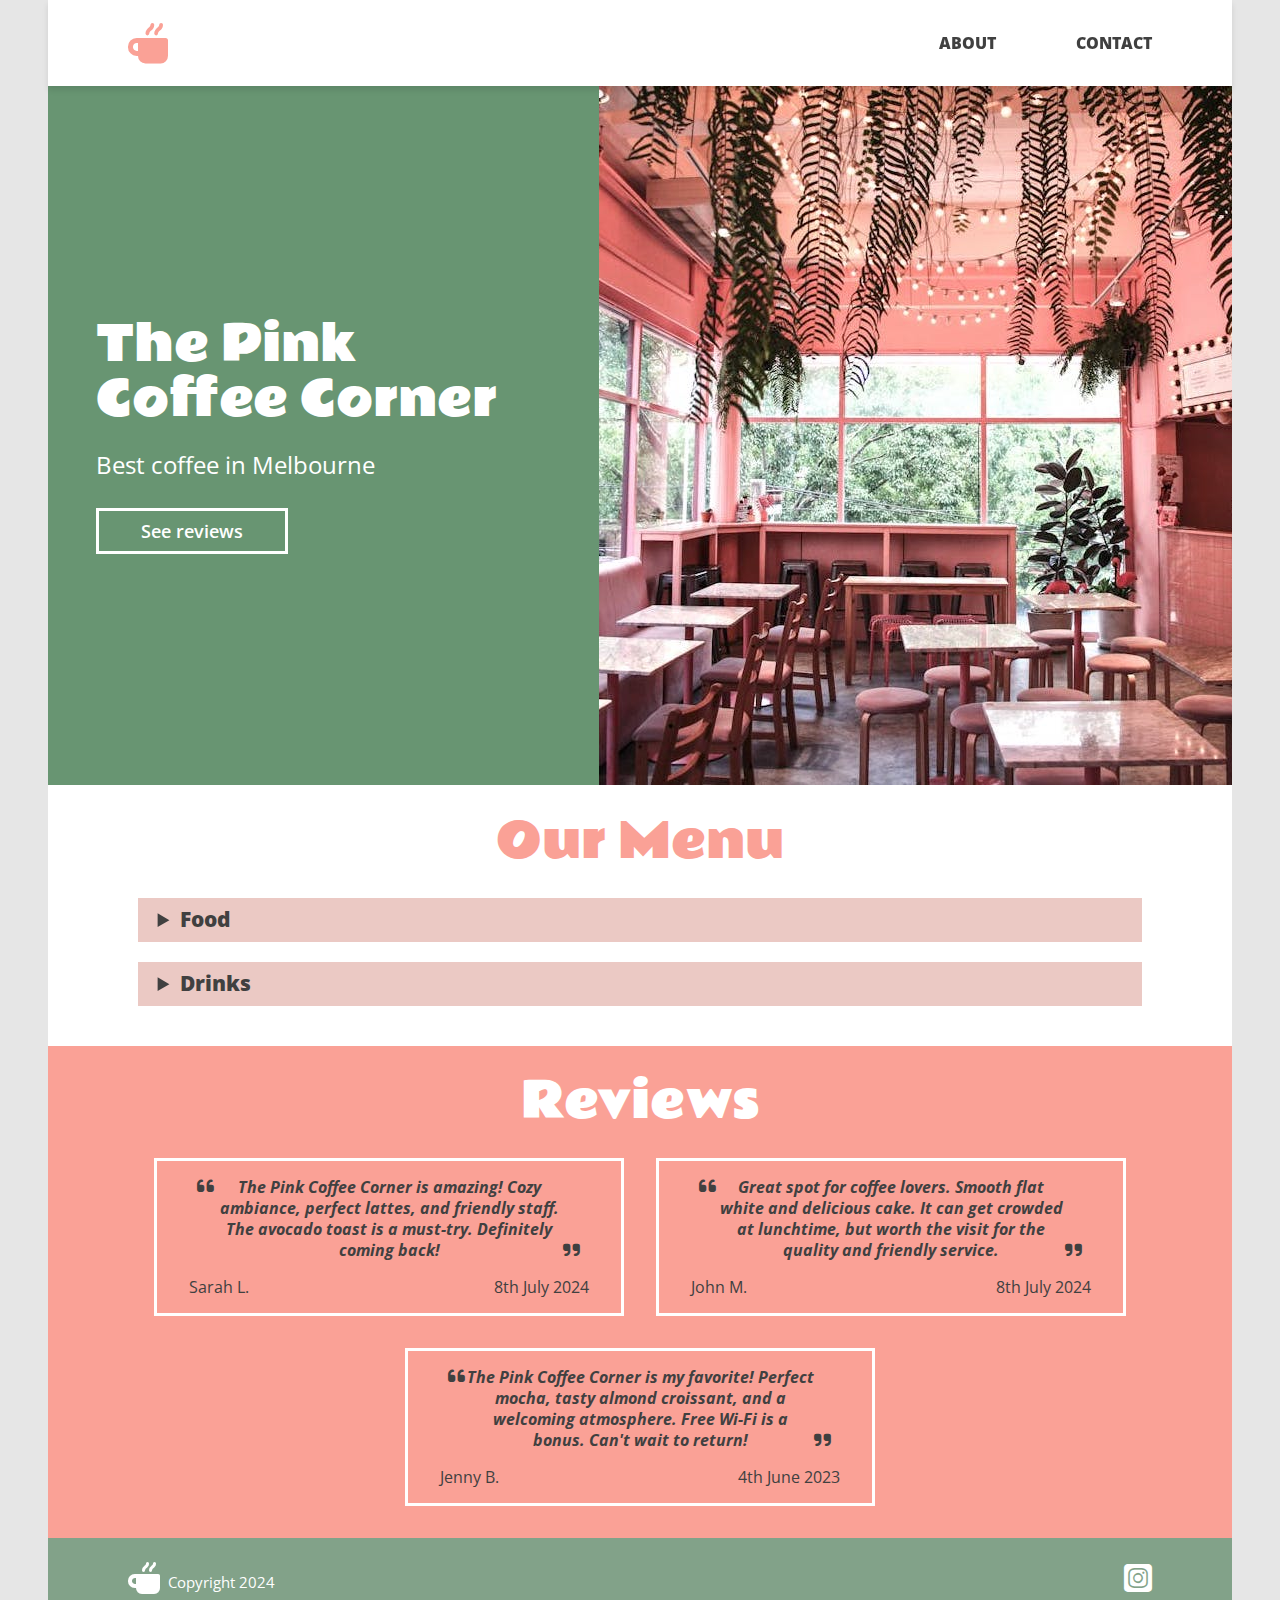
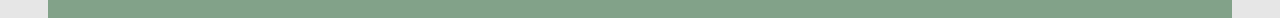
<file: cafe-project/index.html>
<!DOCTYPE html>
<html lang="en">
  <head>
    <meta charset="UTF-8" />
    <meta name="viewport" content="width=device-width, initial-scale=1.0" />
    <title>The Pink Coffee Corner</title>
    <link rel="stylesheet" href="./style.css" />
    <!-- Does not work on local <script src="https://kit.fontawesome.com/46d7d94202.js" crossorigin="anonymous"></script> -->
    <link rel="stylesheet" href="https://cdnjs.cloudflare.com/ajax/libs/font-awesome/6.5.1/css/all.min.css" />
    <link rel="preconnect" href="https://fonts.googleapis.com" />
    <link rel="preconnect" href="https://fonts.gstatic.com" crossorigin />
    <link
      href="https://fonts.googleapis.com/css2?family=Rammetto+One&family=Open+Sans:ital,wdth,wght@0,75..100,300..800;1,75..100,300..800&display=swap"
      rel="stylesheet"
    />
  </head>
  <body>
    <header class="header">
      <input type="checkbox" id="nav-toggle" class="header__toggle" />
      <nav class="header__nav">
        <div class="header__logo">
          <a href="./">
            <i class="fa-solid fa-mug-hot fa-flip-horizontal header__logo-icon"></i>
          </a>
        </div>
        <label for="nav-toggle" class="header__burger">
          <i class="fa-solid fa-bars header__burger-icon"></i>
        </label>
        <ul class="header__nav-list">
          <li><a href="./about/" class="header__nav-link">ABOUT</a></li>
          <li><a href="./contact/" class="header__nav-link">CONTACT</a></li>
        </ul>
      </nav>
    </header>
    <main>
      <section class="hero">
        <div class="hero__content">
          <h1 class="hero__title"><span class="hero__title-text">The Pink </span><span>Coffee Corner</span></h1>
          <p class="hero__subtitle">Best coffee in Melbourne</p>
          <a href="#reviews" class="hero__cta">See reviews</a>
        </div>
        <img src="./images/hero_image.jpg" alt="cafe pic" class="hero__image" />
      </section>

      <section class="menu">
        <h1 class="menu__title">Our Menu</h1>
        <details class="menu__category">
          <summary>Food</summary>
          <section>
            <article class="menu-item">
              <img src="./images/chocolate_cupcake.jpg" alt="chocolate_cupcake" class="menu-item__image" />
              <h3 class="menu-item__title">Chocolate Cupcake</h3>
              <div class="menu-item__info">
                <div class="menu-item__allergen">
                  <i class="fa-solid fa-leaf menu-item__allergen-icon"></i>
                  <span class="menu-item__allergen-text">Vegan</span>
                </div>
              </div>
            </article>

            <article class="menu-item">
              <img src="./images/donuts.jpg" alt="donuts" class="menu-item__image" />
              <h3 class="menu-item__title">Donuts</h3>
              <div class="menu-item__info">
                <div class="menu-item__allergen">
                  <i class="fa-solid fa-wheat-awn-circle-exclamation menu-item__allergen-icon"></i>
                  <span class="menu-item__allergen-text">Gluten Free</span>
                </div>
              </div>
            </article>

            <article class="menu-item">
              <img src="./images/raspberry_cupcake.jpg" alt="rasberry_cake" class="menu-item__image" />
              <h3 class="menu-item__title">Rasberry Cupcake</h3>
              <div class="menu-item__info">
                <div class="menu-item__allergen">
                  <i class="fa-solid fa-leaf menu-item__allergen-icon"></i>
                  <span class="menu-item__allergen-text">Vegan</span>
                </div>
                <div class="menu-item__allergen">
                  <i class="fa-solid fa-wheat-awn-circle-exclamation menu-item__allergen-icon"></i>
                  <span class="menu-item__allergen-text">Gluten free</span>
                </div>
              </div>
            </article>

            <article class="menu-item">
              <img src="./images/vanilla_cake.jpg" alt="vanilla_cake" class="menu-item__image" />
              <h3 class="menu-item__title">Vanilla Cake</h3>
              <div class="menu-item__info">
                <div class="menu-item__allergen">
                  <i class="fa-solid fa-egg menu-item__allergen-icon"></i>
                  <span class="menu-item__allergen-text">Contains Eggs</span>
                </div>
              </div>
            </article>

            <article class="menu-item">
              <img src="./images/cheesecake.jpg" alt="cheesecake" class="menu-item__image" />
              <h3 class="menu-item__title">Cheesecake</h3>
              <div class="menu-item__info">
                <div class="menu-item__allergen">
                  <i class="fa-solid fa-egg menu-item__allergen-icon"></i>
                  <span class="menu-item__allergen-text">Contains Eggs</span>
                </div>
                <div class="menu-item__allergen">
                  <i class="fa-solid fa-cow menu-item__allergen-icon"></i>
                  <span class="menu-item__allergen-text">Contains Diary</span>
                </div>
              </div>
            </article>
          </section>
        </details>

        <details class="menu__category">
          <summary>Drinks</summary>
          <section>
            <article class="menu-item">
              <img src="./images/coffee.jpg" alt="flat_white" class="menu-item__image" />
              <h3 class="menu-item__title">Flat White</h3>
              <div class="menu-item__info">
                <div class="menu-item__allergen">
                  <i class="fa-solid fa-leaf menu-item__allergen-icon"></i>
                  <span class="menu-item__allergen-text">Vegan Options Available</span>
                </div>
              </div>
            </article>

            <article class="menu-item">
              <img src="./images/green_smoothie.jpg" alt="green_smoothie" class="menu-item__image" />
              <h3 class="menu-item__title">Green Smoothie</h3>
              <div class="menu-item__info">
                <div class="menu-item__allergen">
                  <i class="fa-solid fa-leaf menu-item__allergen-icon"></i>
                  <span class="menu-item__allergen-text">Vegan Options Available</span>
                </div>
              </div>
            </article>

            <article class="menu-item">
              <img src="./images/peanut_smoothie.jpg" alt="peanut_smoothie" class="menu-item__image" />
              <h3 class="menu-item__title">Peanut Butter Smoothie</h3>
              <div class="menu-item__info menu-item__info--two-rows">
                <div class="menu-item__allergen">
                  <i class="fa-solid fa-leaf menu-item__allergen-icon"></i>
                  <span class="menu-item__allergen-text">Vegan Option Available</span>
                </div>
                <div class="menu-item__allergen">
                  <i class="fa-solid fa-hand-dots menu-item__allergen-icon"></i>
                  <span class="menu-item__allergen-text">Contains Nuts</span>
                </div>
              </div>
            </article>
          </section>
        </details>
      </section>

      <section class="reviews" id="reviews">
        <h1 class="reviews__title">Reviews</h1>
        <div class="reviews__container">
          <article class="review">
            <blockquote class="review__quote">
              <i class="fa-solid fa-quote-left review__quote-icon review__quote-icon-left"></i>
              The Pink Coffee Corner is amazing! Cozy ambiance, perfect lattes, and friendly staff. The avocado toast is a must-try. Definitely coming
              back!
              <i class="fa-solid fa-quote-right review__quote-icon review__quote-icon-right"></i>
            </blockquote>
            <div class="review__author">
              <cite class="review__author-name"> Sarah L.</cite>
              <time datetime="2024-07-08" class="review__author-date"> 8th July 2024</time>
            </div>
          </article>

          <article class="review">
            <blockquote class="review__quote">
              <i class="fa-solid fa-quote-left review__quote-icon review__quote-icon-left"></i>
              Great spot for coffee lovers. Smooth flat white and delicious cake. It can get crowded at lunchtime, but worth the visit for the quality
              and friendly service.
              <i class="fa-solid fa-quote-right review__quote-icon review__quote-icon-right"></i>
            </blockquote>
            <div class="review__author">
              <cite class="review__author-name"> John M.</cite>
              <time datetime="2024-07-08" class="review__author-date"> 8th July 2024</time>
            </div>
          </article>

          <article class="review">
            <blockquote class="review__quote">
              <i class="fa-solid fa-quote-left review__quote-icon review__quote-icon-left"></i>
              The Pink Coffee Corner is my favorite! Perfect mocha, tasty almond croissant, and a welcoming atmosphere. Free Wi-Fi is a bonus. Can't
              wait to return!
              <i class="fa-solid fa-quote-right review__quote-icon review__quote-icon-right"></i>
            </blockquote>
            <div class="review__author">
              <cite class="review__author-name"> Jenny B.</cite>
              <time datetime="2023-06-04" class="review__author-date"> 4th June 2023</time>
            </div>
          </article>
        </div>
      </section>
    </main>

    <footer class="footer">
      <div class="footer__brand">
        <i class="fa-solid fa-mug-hot fa-flip-horizontal footer__brand-icon"></i>
        <small class="footer__copyright">Copyright 2024</small>
      </div>
      <nav>
        <a href="https://www.instagram.com/" target="_blank" class="footer__social-link">
          <i class="fa-brands fa-square-instagram footer__social-icon"></i>
        </a>
      </nav>
    </footer>
  </body>
</html>
</file>
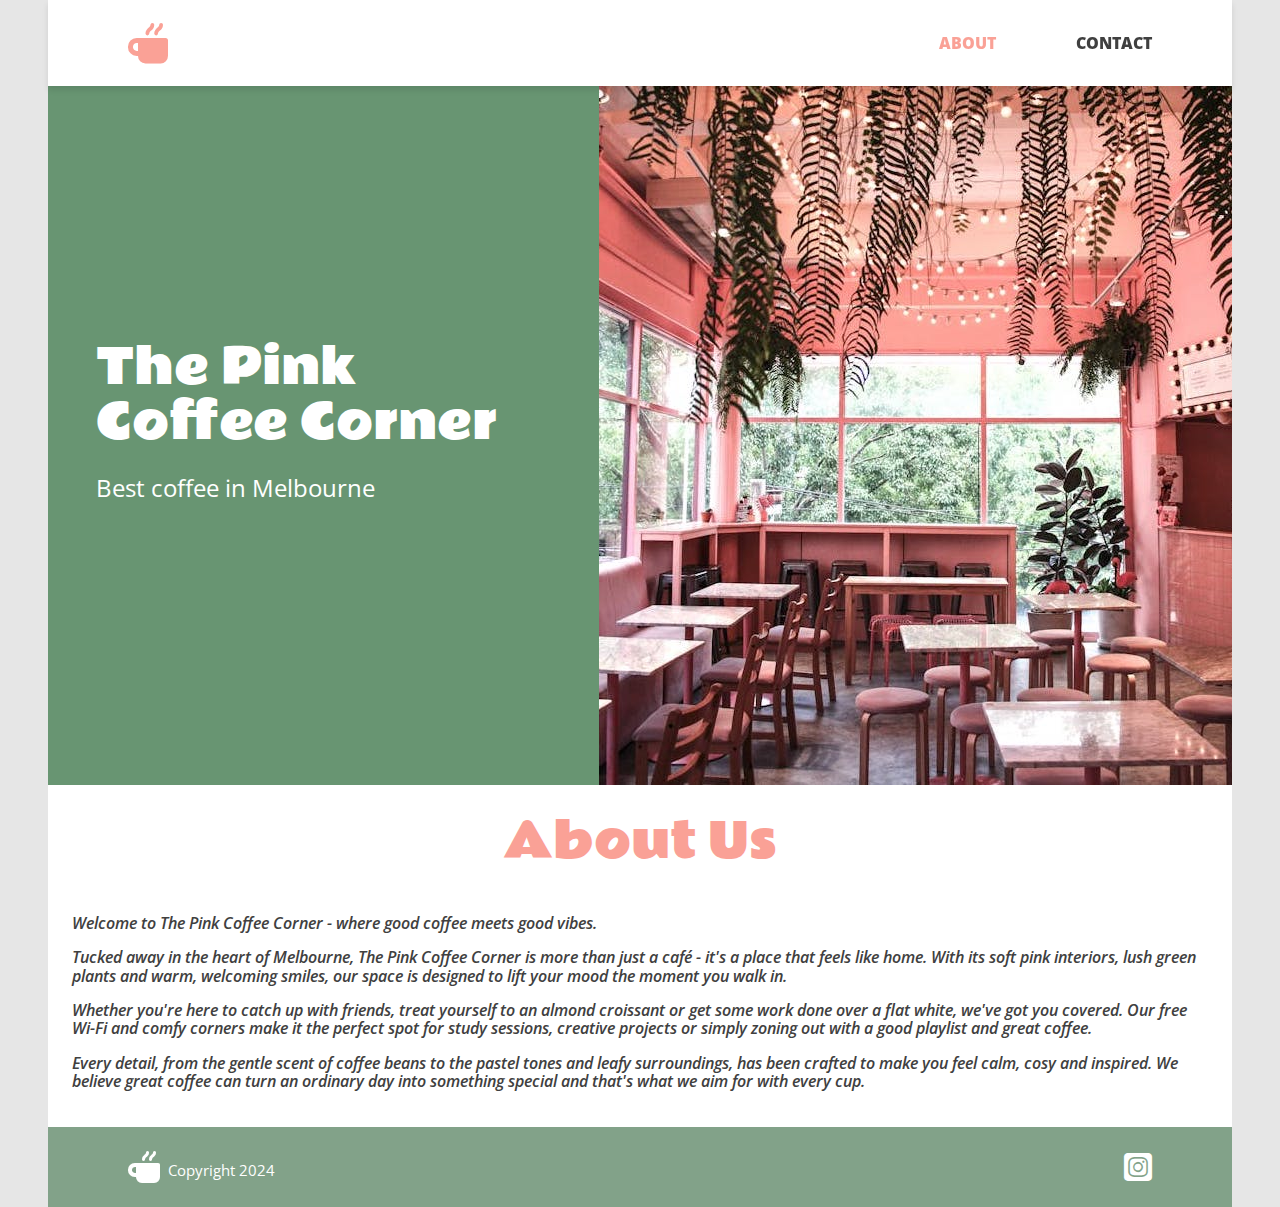
<file: cafe-project/about/index.html>
<!DOCTYPE html>
<html lang="en">
  <head>
    <meta charset="UTF-8" />
    <meta name="viewport" content="width=device-width, initial-scale=1.0" />
    <title>About Us</title>
    <link rel="stylesheet" href="./style.css" />
    <!-- Does not work on local <script src="https://kit.fontawesome.com/46d7d94202.js" crossorigin="anonymous"></script> -->
    <link rel="stylesheet" href="https://cdnjs.cloudflare.com/ajax/libs/font-awesome/6.5.1/css/all.min.css" />
    <link rel="preconnect" href="https://fonts.googleapis.com" />
    <link rel="preconnect" href="https://fonts.gstatic.com" crossorigin />
    <link href="https://fonts.googleapis.com/css2?family=Rammetto+One&family=Open+Sans:ital,wdth,wght@0,75..100,300..800;1,75..100,300..800&display=swap" rel="stylesheet" />
  </head>
  <body>
    <header class="header">
      <input type="checkbox" id="nav-toggle" class="header__toggle" />
      <nav class="header__nav">
        <div class="header__logo">
          <a href="../"> <i class="fa-solid fa-mug-hot fa-flip-horizontal header__logo-icon"></i></a>
        </div>
        <label for="nav-toggle" class="header__burger">
          <i class="fa-solid fa-bars header__burger-icon"></i>
        </label>
        <ul class="header__nav-list">
          <li>
            <a href="../about/" class="header__nav-link header__nav-link--active">ABOUT</a>
          </li>
          <li><a href="../contact/" class="header__nav-link">CONTACT</a></li>
        </ul>
      </nav>
    </header>
    <main>
      <section class="hero">
        <div class="hero__content">
          <h1 class="hero__title">The Pink<br />Coffee Corner</h1>
          <p class="hero__subtitle">Best coffee in Melbourne</p>
        </div>
        <img src="../images/hero_image.jpg" alt="cafe pic" class="hero__image" />
      </section>

      <section class="about">
        <h1 class="about__title">About Us</h1>
        <p class="about__text">Welcome to The Pink Coffee Corner - where good coffee meets good vibes.</p>
        <p class="about__text">Tucked away in the heart of Melbourne, The Pink Coffee Corner is more than just a café - it's a place that feels like home. With its soft pink interiors, lush green plants and warm, welcoming smiles, our space is designed to lift your mood the moment you walk in.</p>
        <p class="about__text">
          Whether you're here to catch up with friends, treat yourself to an almond croissant or get some work done over a flat white, we've got you covered. Our free Wi-Fi and comfy corners make it the perfect spot for study sessions, creative projects or simply zoning out with a good playlist and
          great coffee.
        </p>
        <p class="about__text">
          Every detail, from the gentle scent of coffee beans to the pastel tones and leafy surroundings, has been crafted to make you feel calm, cosy and inspired. We believe great coffee can turn an ordinary day into something special and that's what we aim for with every cup.
        </p>
      </section>
    </main>

    <footer class="footer">
      <div class="footer__brand">
        <i class="fa-solid fa-mug-hot fa-flip-horizontal footer__brand-icon"></i>
        <small class="footer__copyright">Copyright 2024</small>
      </div>
      <nav>
        <a href="https://www.instagram.com/" target="_blank" class="footer__social-link">
          <i class="fa-brands fa-square-instagram footer__social-icon"></i>
        </a>
      </nav>
    </footer>
  </body>
</html>
</file>
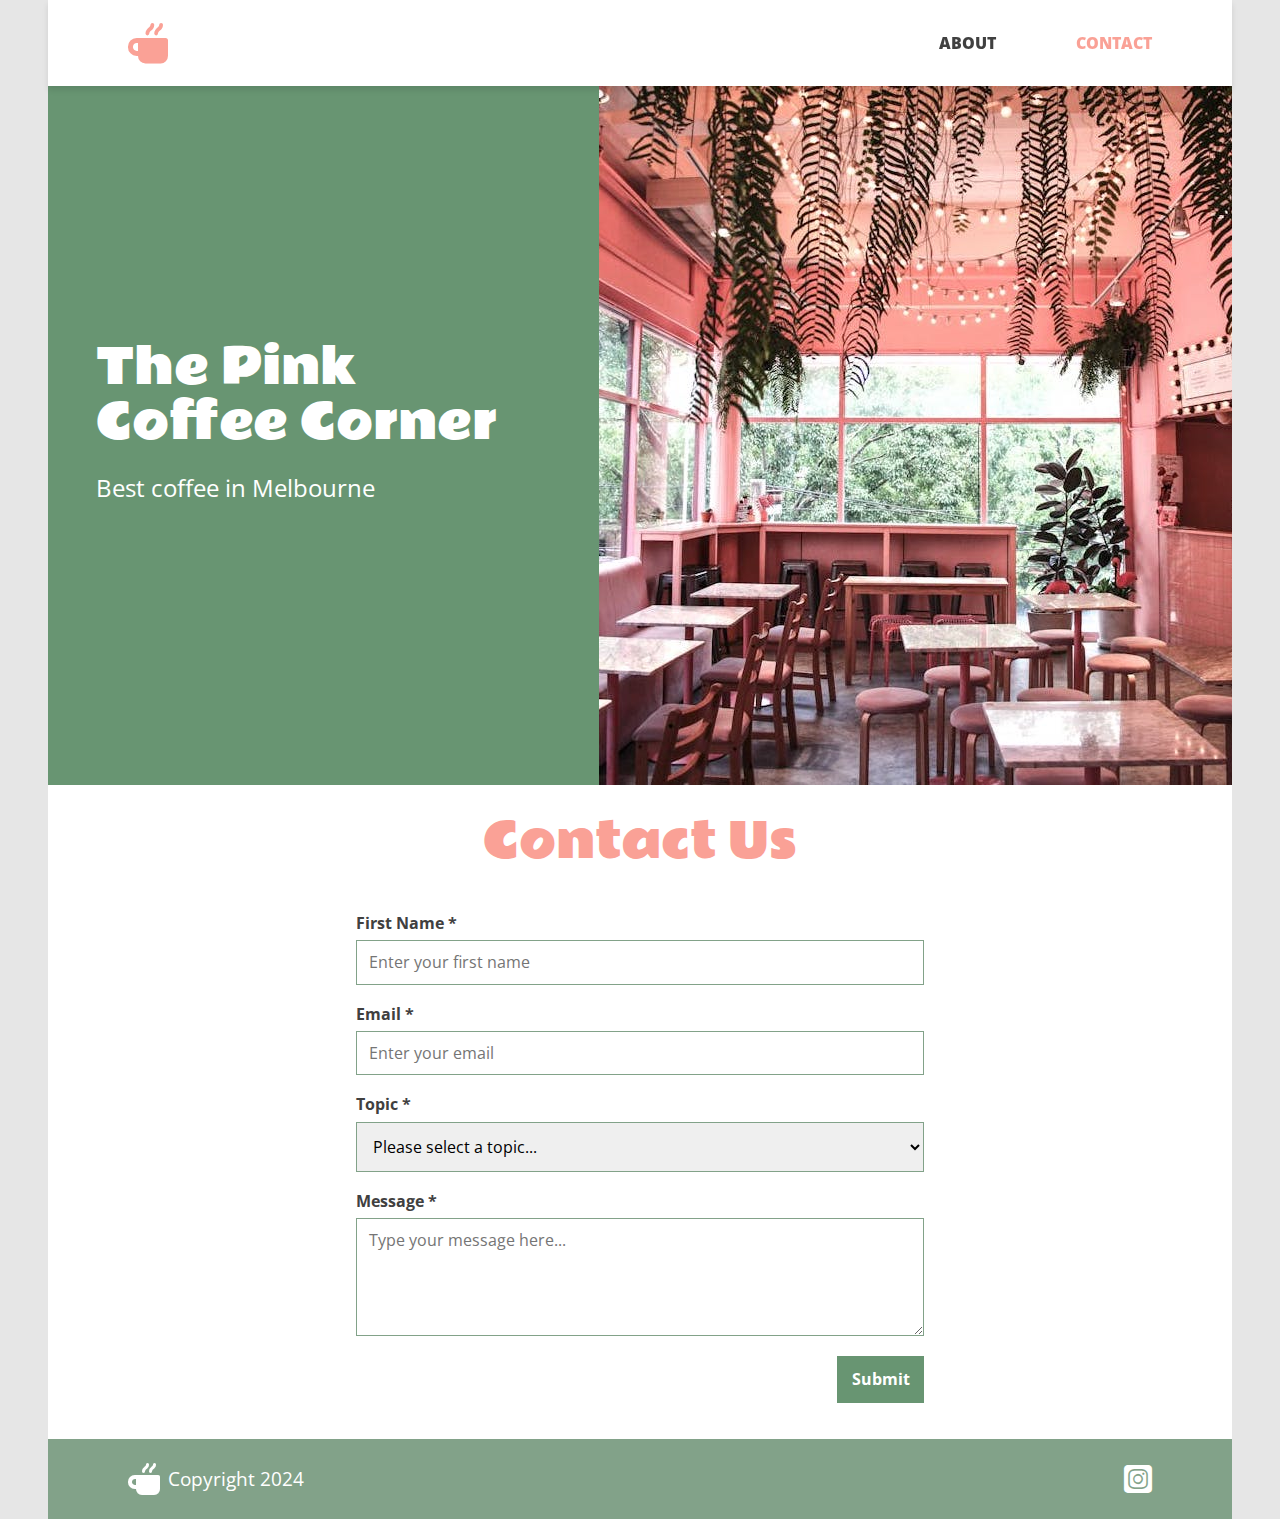
<file: cafe-project/contact/index.html>
<!DOCTYPE html>
<html lang="en">
  <head>
    <meta charset="UTF-8" />
    <meta name="viewport" content="width=device-width, initial-scale=1.0" />
    <title>Contact Us</title>
    <link rel="stylesheet" href="./style.css" />
    <!-- Does not work on local <script src="https://kit.fontawesome.com/46d7d94202.js" crossorigin="anonymous"></script> -->
    <link rel="stylesheet" href="https://cdnjs.cloudflare.com/ajax/libs/font-awesome/6.5.1/css/all.min.css" />
    <link rel="preconnect" href="https://fonts.googleapis.com" />
    <link rel="preconnect" href="https://fonts.gstatic.com" crossorigin />
    <link href="https://fonts.googleapis.com/css2?family=Rammetto+One&family=Open+Sans:ital,wdth,wght@0,75..100,300..800;1,75..100,300..800&display=swap" rel="stylesheet" />
  </head>
  <body>
    <header class="header">
      <input type="checkbox" id="nav-toggle" class="header__toggle" />
      <nav class="header__nav">
        <div class="header__logo">
          <a href="../"> <i class="fa-solid fa-mug-hot fa-flip-horizontal header__logo-icon"></i></a>
        </div>
        <label for="nav-toggle" class="header__burger">
          <i class="fa-solid fa-bars header__burger-icon"></i>
        </label>
        <ul class="header__nav-list">
          <li><a href="../about/" class="header__nav-link">ABOUT</a></li>
          <li>
            <a href="../contact/" class="header__nav-link header__nav-link--active">CONTACT</a>
          </li>
        </ul>
      </nav>
    </header>
    <main>
      <section class="hero">
        <div class="hero__content">
          <h1 class="hero__title">The Pink<br />Coffee Corner</h1>
          <p class="hero__subtitle">Best coffee in Melbourne</p>
        </div>
        <img src="../images/hero_image.jpg" alt="cafe pic" class="hero__image" />
      </section>

      <section class="contact">
        <h1 class="contact__title">Contact Us</h1>
        <form class="contact-form">
          <label for="fname" class="contact-form__label">First Name *</label>
          <input type="text" id="fname" name="fname" class="contact-form__input" placeholder="Enter your first name" required />

          <label for="email" class="contact-form__label">Email *</label>
          <input type="email" id="email" name="email" class="contact-form__input" placeholder="Enter your email" required />

          <label for="topic" class="contact-form__label">Topic *</label>
          <select id="topic" name="topic" class="contact-form__select" required>
            <option value="">Please select a topic...</option>
            <option value="bookings">Bookings</option>
            <option value="orders">Online Orders</option>
            <option value="complaints">Complaints</option>
          </select>

          <label for="message" class="contact-form__label">Message *</label>
          <textarea id="message" name="message" rows="5" class="contact-form__textarea" placeholder="Type your message here..." required></textarea>

          <button type="submit" class="contact-form__button">Submit</button>
        </form>
      </section>
    </main>

    <footer class="footer">
      <div class="footer__brand">
        <i class="fa-solid fa-mug-hot fa-flip-horizontal footer__brand-icon"></i>
        <small class="footer__copyright">Copyright 2024</small>
      </div>
      <nav>
        <a href="https://www.instagram.com/" target="_blank" class="footer__social-link">
          <i class="fa-brands fa-square-instagram footer__social-icon"></i>
        </a>
      </nav>
    </footer>
  </body>
</html>
</file>
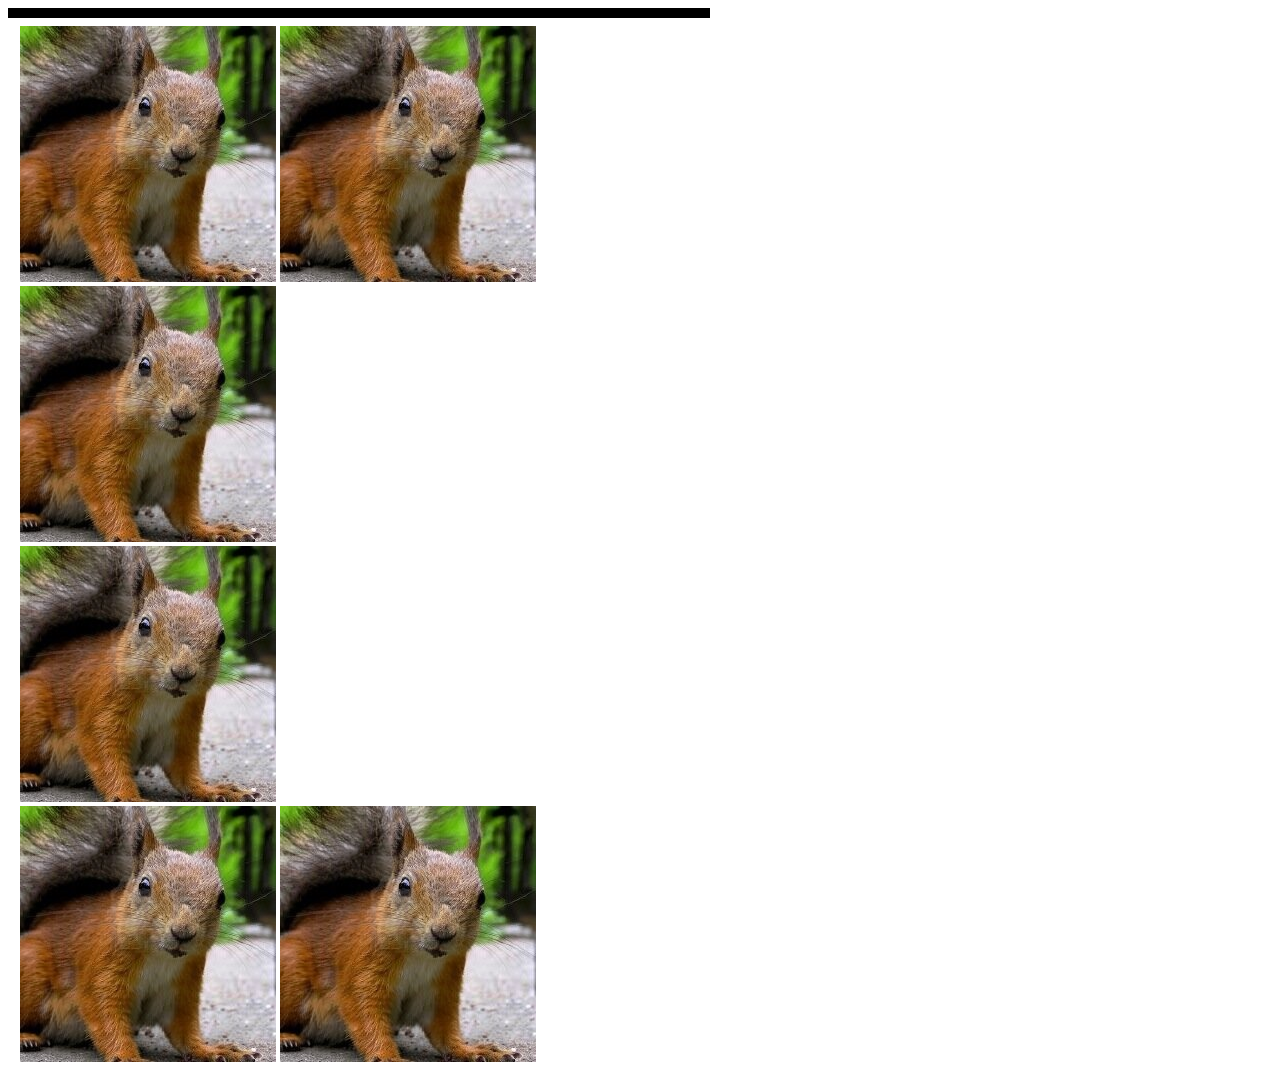
<file: challenges/challenge_1/index.html>
<!DOCTYPE html>
<html lang="en">
  <head>
    <meta charset="UTF-8" />
    <meta name="viewport" content="width=device-width, initial-scale=1.0" />
    <title>Challenge - Inline Block</title>
  </head>
  <body>
    <div><hr color="black" size="10" width="700" align="left" /></div>
    <div>
      &nbsp;&nbsp;&nbsp;<img src="./squirrel.jpeg" alt="squirrel" />
      <img src="./squirrel.jpeg" alt="squirrel" />
    </div>
    <div>&nbsp;&nbsp;&nbsp;<img src="./squirrel.jpeg" alt="squirrel" /></div>
    <div>&nbsp;&nbsp;&nbsp;<img src="./squirrel.jpeg" alt="squirrel" /></div>
    <div>
      &nbsp;&nbsp;&nbsp;<img src="./squirrel.jpeg" alt="squirrel" />
      <img src="./squirrel.jpeg" alt="squirrel" />
    </div>
  </body>
</html>
</file>
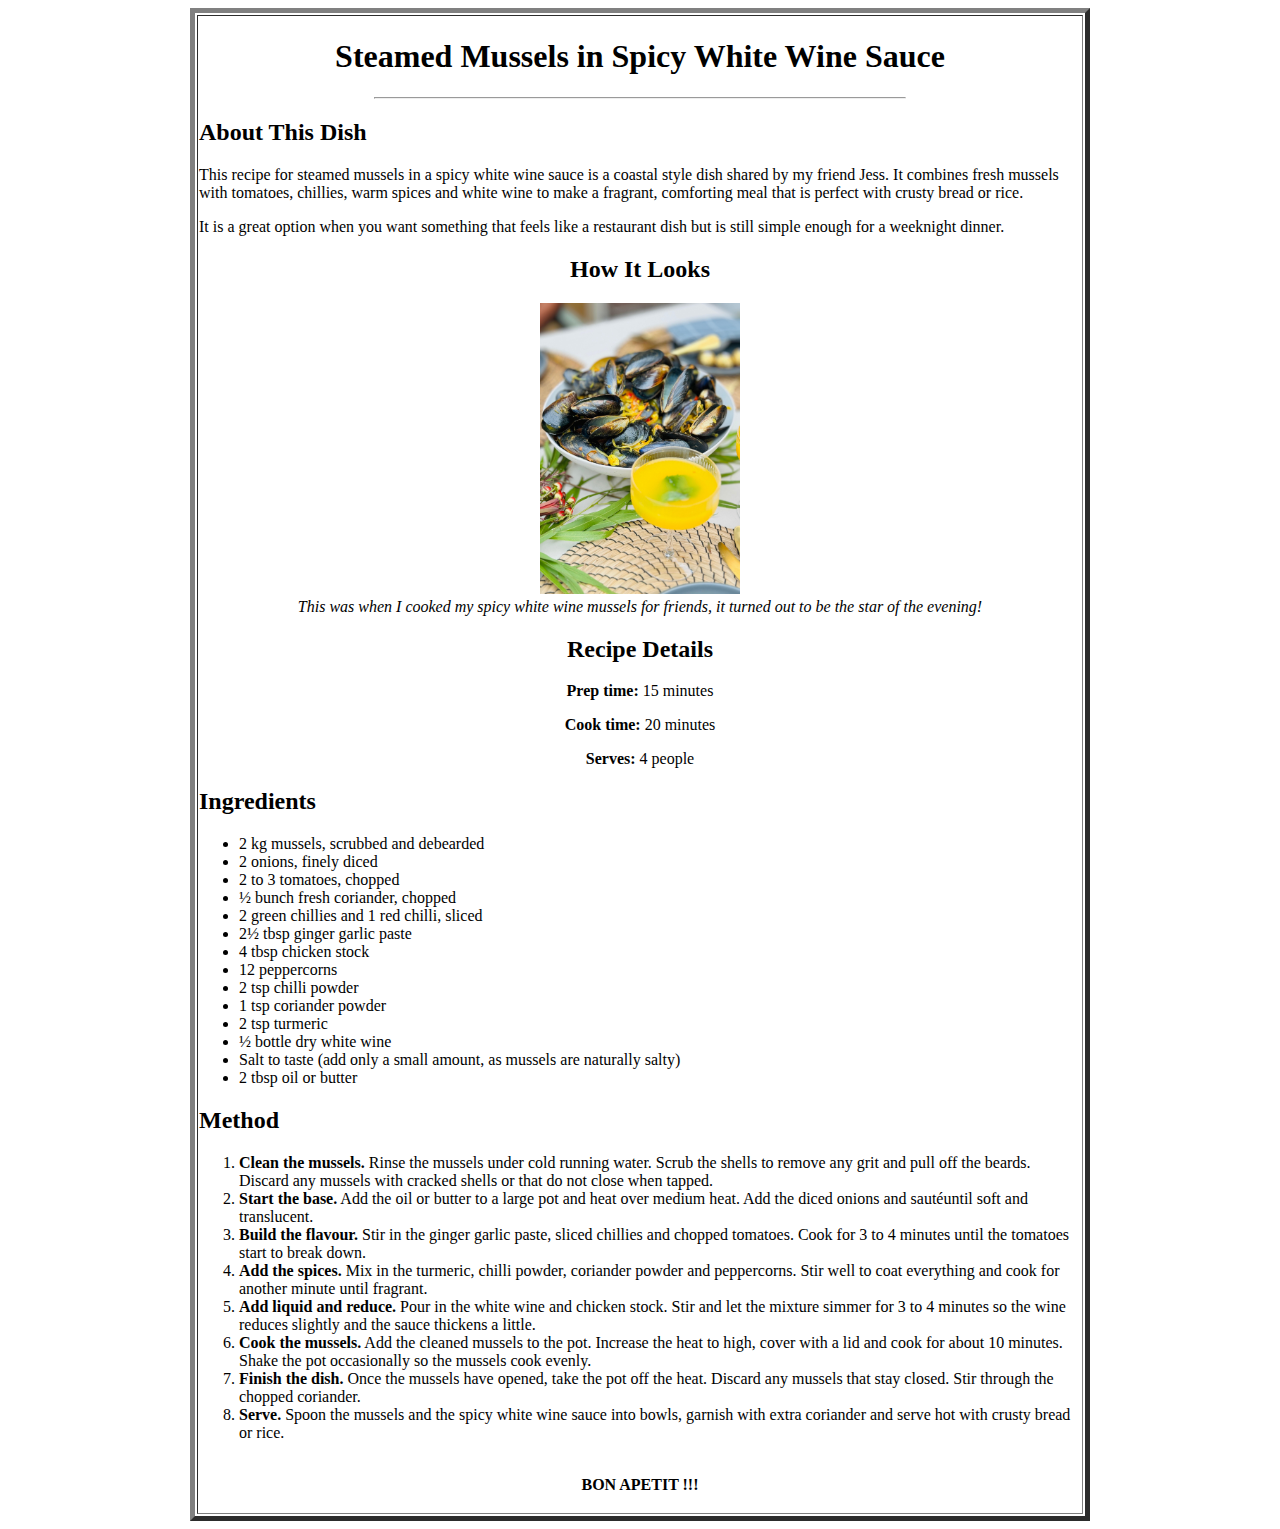
<file: challenges/challenge_2/index.html>
<!DOCTYPE html>
<html lang="en">
  <head>
    <meta charset="UTF-8" />
    <meta name="viewport" content="width=device-width, initial-scale=1.0" />
    <title>Steamed Mussels in Spicy White Wine Sauce</title>
  </head>

  <body>
    <table border="5" align="center" width="900">
      <tr>
        <td>
          <header>
            <h1 align="center">Steamed Mussels in Spicy White Wine Sauce</h1>
            <hr width="60%" align="center" />
          </header>

          <main>
            <article>
              <section>
                <h2>About This Dish</h2>
                <p>
                  This recipe for steamed mussels in a spicy white wine sauce is a coastal style dish shared by my friend Jess. It combines fresh
                  mussels with tomatoes, chillies, warm spices and white wine to make a fragrant, comforting meal that is perfect with crusty bread or
                  rice.
                </p>
                <p>
                  It is a great option when you want something that feels like a restaurant dish but is still simple enough for a weeknight dinner.
                </p>
              </section>

              <section align="center">
                <h2>How It Looks</h2>
                <figure>
                  <img src="mussels.jpeg" alt="Steamed mussels in spicy white wine sauce" width="200" />
                  <figcaption>
                    <i>This was when I cooked my spicy white wine mussels for friends, it turned out to be the star of the evening!</i>
                  </figcaption>
                </figure>
              </section>

              <section align="center">
                <h2>Recipe Details</h2>
                <p><strong>Prep time:</strong> 15 minutes</p>
                <p><strong>Cook time:</strong> 20 minutes</p>
                <p><strong>Serves:</strong> 4 people</p>
              </section>

              <section>
                <h2>Ingredients</h2>
                <ul>
                  <li>2 kg mussels, scrubbed and debearded</li>
                  <li>2 onions, finely diced</li>
                  <li>2 to 3 tomatoes, chopped</li>
                  <li>½ bunch fresh coriander, chopped</li>
                  <li>2 green chillies and 1 red chilli, sliced</li>
                  <li>2½ tbsp ginger garlic paste</li>
                  <li>4 tbsp chicken stock</li>
                  <li>12 peppercorns</li>
                  <li>2 tsp chilli powder</li>
                  <li>1 tsp coriander powder</li>
                  <li>2 tsp turmeric</li>
                  <li>½ bottle dry white wine</li>
                  <li>Salt to taste (add only a small amount, as mussels are naturally salty)</li>
                  <li>2 tbsp oil or butter</li>
                </ul>
              </section>

              <section>
                <h2>Method</h2>
                <ol>
                  <li>
                    <strong>Clean the mussels.</strong> Rinse the mussels under cold running water. Scrub the shells to remove any grit and pull off
                    the beards. Discard any mussels with cracked shells or that do not close when tapped.
                  </li>
                  <li>
                    <strong>Start the base.</strong> Add the oil or butter to a large pot and heat over medium heat. Add the diced onions and
                    sautéuntil soft and translucent.
                  </li>
                  <li>
                    <strong>Build the flavour.</strong> Stir in the ginger garlic paste, sliced chillies and chopped tomatoes. Cook for 3 to 4 minutes
                    until the tomatoes start to break down.
                  </li>
                  <li>
                    <strong>Add the spices.</strong> Mix in the turmeric, chilli powder, coriander powder and peppercorns. Stir well to coat
                    everything and cook for another minute until fragrant.
                  </li>
                  <li>
                    <strong>Add liquid and reduce.</strong> Pour in the white wine and chicken stock. Stir and let the mixture simmer for 3 to 4
                    minutes so the wine reduces slightly and the sauce thickens a little.
                  </li>
                  <li>
                    <strong>Cook the mussels.</strong> Add the cleaned mussels to the pot. Increase the heat to high, cover with a lid and cook for
                    about 10 minutes. Shake the pot occasionally so the mussels cook evenly.
                  </li>
                  <li>
                    <strong>Finish the dish.</strong> Once the mussels have opened, take the pot off the heat. Discard any mussels that stay closed.
                    Stir through the chopped coriander.
                  </li>
                  <li>
                    <strong>Serve.</strong> Spoon the mussels and the spicy white wine sauce into bowls, garnish with extra coriander and serve hot
                    with crusty bread or rice.
                  </li>
                </ol>
              </section>

              <section>&nbsp;</section>

              <section align="center"><strong>BON APETIT !!!</strong></section>

              <section>&nbsp;</section>
            </article>
          </main>
        </td>
      </tr>
    </table>
  </body>
</html>
</file>
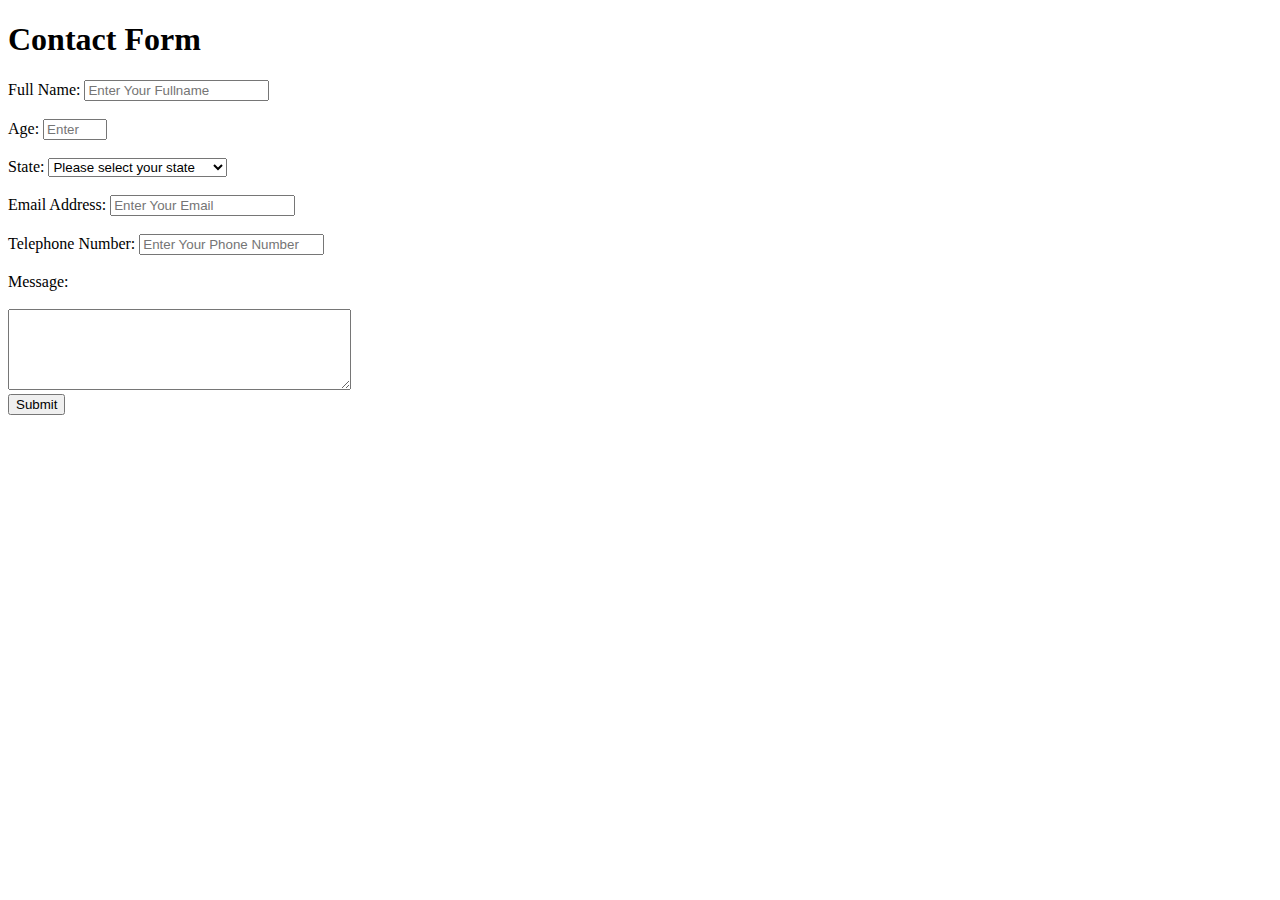
<file: challenges/challenge_3/index.html>
<!DOCTYPE html>
<html lang="en">
  <head>
    <meta charset="UTF-8" />
    <meta name="viewport" content="width=device-width, initial-scale=1.0" />
    <title>Form Validation</title>
  </head>
  <body>
    <header><h1>Contact Form</h1></header>
    <main>
      <form action="./results.html">
        <div>
          <label for="full-name">Full Name:</label>
          <input type="text" id="full-name" name="full-name" placeholder="Enter Your Fullname" required />
        </div>

        <div>&nbsp;</div>

        <div>
          <label for="age">Age:</label>
          <input type="number" id="age" name="age" placeholder="Enter" min="0" max="110" />
        </div>

        <div>&nbsp;</div>

        <div>
          <label for="state">State:</label>
          <select id="state" name="state">
            <option disabled selected>Please select your state</option>
            <option value="ACT">Australian Capital Territory</option>
            <option value="NSW">New South Wales</option>
            <option value="NT">Northern Territory</option>
            <option value="QLD">Queensland</option>
            <option value="SA">South Australia</option>
            <option value="TAS">Tasmania</option>
            <option value="VIC">Victoria</option>
            <option value="WA">Western Australia</option>
          </select>
        </div>

        <div>&nbsp;</div>

        <div>
          <label for="email">Email Address:</label>
          <input type="email" id="email" name="email" placeholder="Enter Your Email" required />
        </div>

        <div>&nbsp;</div>

        <div>
          <label for="phone-number">Telephone Number:</label>
          <input type="tel" id="phone-number" name="phone-number" pattern="[0-9]{10}" placeholder="Enter Your Phone Number" />
        </div>

        <div>&nbsp;</div>

        <div>
          <label for="message">Message:</label>
          <div>&nbsp;</div>
          <textarea id="message" name="message" rows="5" cols="40" required></textarea>
        </div>

        <div><input type="submit" value="Submit" /></div>
      </form>
    </main>
  </body>
</html>
</file>
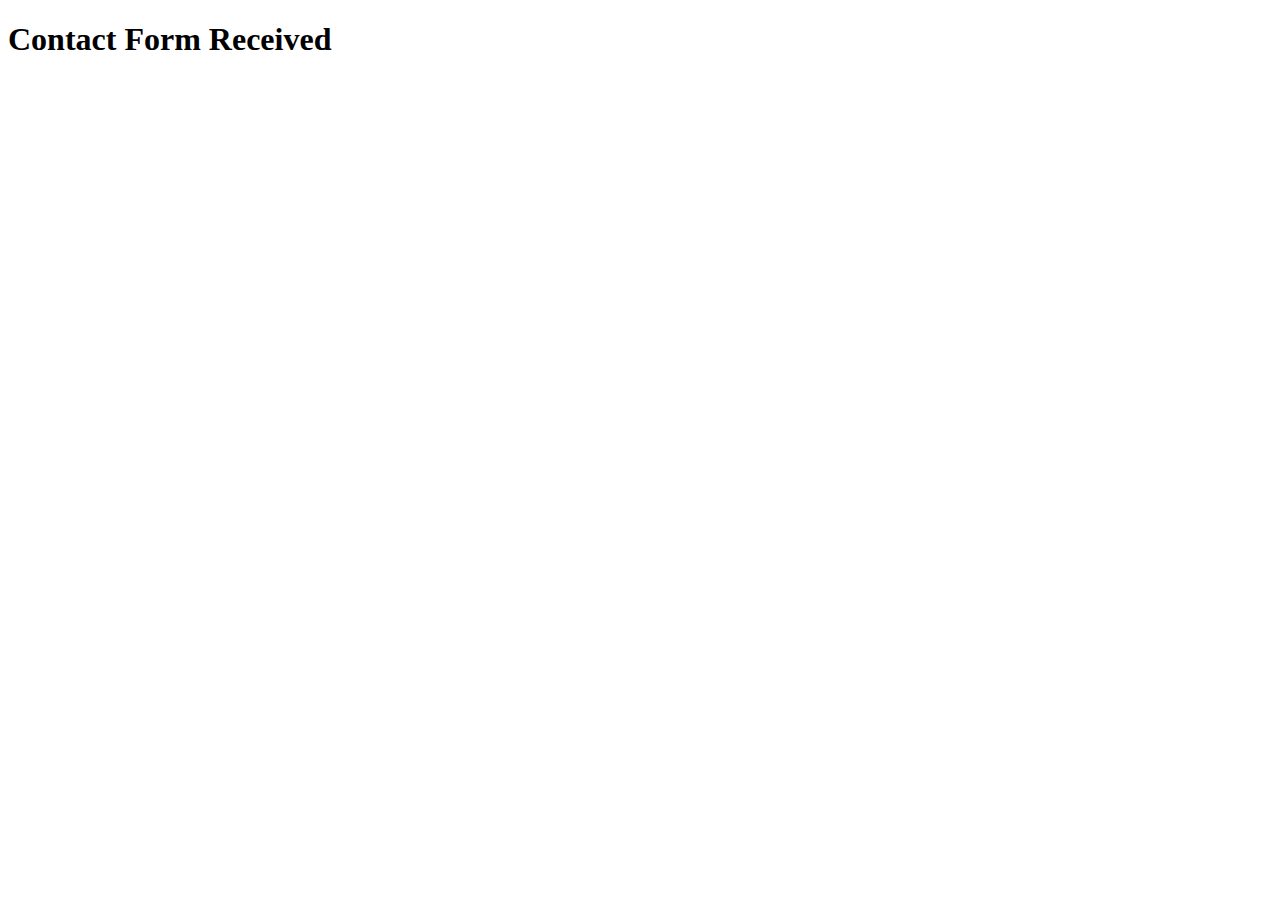
<file: challenges/challenge_3/results.html>
<!DOCTYPE html>
<html lang="en">
  <head>
    <meta charset="UTF-8" />
    <meta name="viewport" content="width=device-width, initial-scale=1.0" />
    <title>Result</title>
  </head>
  <body>
    <h1>Contact Form Received</h1>
  </body>
</html>
</file>
<file: cafe-project/style.css>
/*! normalize.css v8.0.1 | MIT License | github.com/necolas/normalize.css */
/* Document
   ========================================================================== */
/**
 * 1. Correct the line height in all browsers.
 * 2. Prevent adjustments of font size after orientation changes in iOS.
 */
html {
  line-height: 1.15; /* 1 */
  -webkit-text-size-adjust: 100%; /* 2 */
}

/* Sections
   ========================================================================== */
/**
 * Remove the margin in all browsers.
 */
body {
  margin: 0;
}

/**
 * Render the `main` element consistently in IE.
 */
main {
  display: block;
}

/**
 * Correct the font size and margin on `h1` elements within `section` and
 * `article` contexts in Chrome, Firefox, and Safari.
 */
h1 {
  font-size: 2em;
  margin: 0.67em 0;
}

/* Grouping content
   ========================================================================== */
/**
 * 1. Add the correct box sizing in Firefox.
 * 2. Show the overflow in Edge and IE.
 */
hr {
  box-sizing: content-box; /* 1 */
  height: 0; /* 1 */
  overflow: visible; /* 2 */
}

/**
 * 1. Correct the inheritance and scaling of font size in all browsers.
 * 2. Correct the odd `em` font sizing in all browsers.
 */
pre {
  font-family: monospace, monospace; /* 1 */
  font-size: 1em; /* 2 */
}

/* Text-level semantics
   ========================================================================== */
/**
 * Remove the gray background on active links in IE 10.
 */
a {
  background-color: transparent;
}

/**
 * 1. Remove the bottom border in Chrome 57-
 * 2. Add the correct text decoration in Chrome, Edge, IE, Opera, and Safari.
 */
abbr[title] {
  border-bottom: none; /* 1 */
  text-decoration: underline; /* 2 */
  text-decoration: underline dotted; /* 2 */
}

/**
 * Add the correct font weight in Chrome, Edge, and Safari.
 */
b,
strong {
  font-weight: bolder;
}

/**
 * 1. Correct the inheritance and scaling of font size in all browsers.
 * 2. Correct the odd `em` font sizing in all browsers.
 */
code,
kbd,
samp {
  font-family: monospace, monospace; /* 1 */
  font-size: 1em; /* 2 */
}

/**
 * Add the correct font size in all browsers.
 */
small {
  font-size: 80%;
}

/**
 * Prevent `sub` and `sup` elements from affecting the line height in
 * all browsers.
 */
sub,
sup {
  font-size: 75%;
  line-height: 0;
  position: relative;
  vertical-align: baseline;
}

sub {
  bottom: -0.25em;
}

sup {
  top: -0.5em;
}

/* Embedded content
   ========================================================================== */
/**
 * Remove the border on images inside links in IE 10.
 */
img {
  border-style: none;
}

/* Forms
   ========================================================================== */
/**
 * 1. Change the font styles in all browsers.
 * 2. Remove the margin in Firefox and Safari.
 */
button,
input,
optgroup,
select,
textarea {
  font-family: inherit; /* 1 */
  font-size: 100%; /* 1 */
  line-height: 1.15; /* 1 */
  margin: 0; /* 2 */
}

/**
 * Show the overflow in IE.
 * 1. Show the overflow in Edge.
 */
button,
input { /* 1 */
  overflow: visible;
}

/**
 * Remove the inheritance of text transform in Edge, Firefox, and IE.
 * 1. Remove the inheritance of text transform in Firefox.
 */
button,
select { /* 1 */
  text-transform: none;
}

/**
 * Correct the inability to style clickable types in iOS and Safari.
 */
button,
[type=button],
[type=reset],
[type=submit] {
  -webkit-appearance: button;
}

/**
 * Remove the inner border and padding in Firefox.
 */
button::-moz-focus-inner,
[type=button]::-moz-focus-inner,
[type=reset]::-moz-focus-inner,
[type=submit]::-moz-focus-inner {
  border-style: none;
  padding: 0;
}

/**
 * Restore the focus styles unset by the previous rule.
 */
button:-moz-focusring,
[type=button]:-moz-focusring,
[type=reset]:-moz-focusring,
[type=submit]:-moz-focusring {
  outline: 1px dotted ButtonText;
}

/**
 * Correct the padding in Firefox.
 */
fieldset {
  padding: 0.35em 0.75em 0.625em;
}

/**
 * 1. Correct the text wrapping in Edge and IE.
 * 2. Correct the color inheritance from `fieldset` elements in IE.
 * 3. Remove the padding so developers are not caught out when they zero out
 *    `fieldset` elements in all browsers.
 */
legend {
  box-sizing: border-box; /* 1 */
  color: inherit; /* 2 */
  display: table; /* 1 */
  max-width: 100%; /* 1 */
  padding: 0; /* 3 */
  white-space: normal; /* 1 */
}

/**
 * Add the correct vertical alignment in Chrome, Firefox, and Opera.
 */
progress {
  vertical-align: baseline;
}

/**
 * Remove the default vertical scrollbar in IE 10+.
 */
textarea {
  overflow: auto;
}

/**
 * 1. Add the correct box sizing in IE 10.
 * 2. Remove the padding in IE 10.
 */
[type=checkbox],
[type=radio] {
  box-sizing: border-box; /* 1 */
  padding: 0; /* 2 */
}

/**
 * Correct the cursor style of increment and decrement buttons in Chrome.
 */
[type=number]::-webkit-inner-spin-button,
[type=number]::-webkit-outer-spin-button {
  height: auto;
}

/**
 * 1. Correct the odd appearance in Chrome and Safari.
 * 2. Correct the outline style in Safari.
 */
[type=search] {
  -webkit-appearance: textfield; /* 1 */
  outline-offset: -2px; /* 2 */
}

/**
 * Remove the inner padding in Chrome and Safari on macOS.
 */
[type=search]::-webkit-search-decoration {
  -webkit-appearance: none;
}

/**
 * 1. Correct the inability to style clickable types in iOS and Safari.
 * 2. Change font properties to `inherit` in Safari.
 */
::-webkit-file-upload-button {
  -webkit-appearance: button; /* 1 */
  font: inherit; /* 2 */
}

/* Interactive
   ========================================================================== */
/*
 * Add the correct display in Edge, IE 10+, and Firefox.
 */
details {
  display: block;
}

/*
 * Add the correct display in all browsers.
 */
summary {
  display: list-item;
}

/* Misc
   ========================================================================== */
/**
 * Add the correct display in IE 10+.
 */
template {
  display: none;
}

/**
 * Add the correct display in IE 10.
 */
[hidden] {
  display: none;
}

html {
  scroll-behavior: smooth;
}

* {
  box-sizing: border-box;
}

body {
  max-width: 1200px;
  width: 100%;
  margin: 0 auto;
  padding: 0 0.5rem;
  font-family: "Open Sans", sans-serif;
  font-weight: 400;
  background-color: #e6e6e6;
}

h1 {
  font-family: "Rammetto One", sans-serif;
  font-weight: 400;
  font-style: normal;
  font-size: 3rem;
  margin-top: 0;
  margin-bottom: 0;
}

.header {
  background-color: #ffffff;
  padding: 1.25rem 1.5rem;
  position: sticky;
  top: 0;
  box-shadow: 0 4px 6px rgba(0, 0, 0, 0.1);
}
.header__toggle {
  display: none;
}
.header__nav {
  display: flex;
  justify-content: space-between;
  align-items: center;
  align-items: center;
  position: relative;
}
.header__burger {
  font-size: 2rem;
  cursor: pointer;
  color: #FAA196;
}
.header__logo {
  font-size: 2.5rem;
}
.header__logo a {
  color: #FAA196;
  text-decoration: none;
}
.header__logo-icon {
  transition: transform 0.5s ease;
}
.header__logo-icon:hover {
  transform: scale(1.2);
}
.header__nav-list {
  display: none;
  position: absolute;
  top: 100%;
  right: 1.5rem;
  background-color: #ffffff;
  list-style: none;
  margin: 0;
  padding: 1.5rem 2rem;
  flex-direction: column;
  gap: 1.5rem;
  box-shadow: 0 4px 10px rgba(0, 0, 0, 0.1);
}
.header__nav-link {
  font-weight: 800;
  text-decoration: none;
  color: #404040;
  transition: color 0.5s ease;
}
.header__nav-link:hover {
  color: #FAA196;
}
.header__nav-link--active {
  color: #FAA196;
}
.header__toggle:checked + .header__nav .header__nav-list {
  display: flex;
}

@media screen and (min-width: 577px) {
  .header {
    padding: 1.25rem 0 1.25rem 5rem;
  }
  .header__nav-list {
    position: static;
    background: transparent;
    box-shadow: none;
    display: flex;
    flex-direction: row;
    gap: 5rem;
    padding: 0;
    margin-right: 5rem;
  }
  .header__burger {
    display: none;
  }
}
.hero {
  display: flex;
  align-items: stretch;
  flex-direction: column;
}
.hero__content {
  background-color: #689572;
  display: flex;
  flex-direction: column;
  justify-content: center;
  align-items: flex-start;
  flex: 1;
  padding: 2rem 1.5rem;
}
.hero__title {
  color: #ffffff;
}
.hero__title-text {
  display: block;
}
.hero__subtitle {
  font-size: 1.5rem;
  margin-bottom: 1.8rem;
  color: #ffffff;
}
.hero__cta {
  width: 95%;
  background-color: transparent;
  color: #ffffff;
  border: 3px solid #ffffff;
  padding: 10px 24px;
  font-size: 1.1rem;
  font-weight: 600;
  cursor: pointer;
  text-decoration: none;
  text-align: center;
}
.hero__cta:hover {
  color: #FAA196;
  background-color: #ffffff;
  border: 3px solid #EBC9C4;
  opacity: 0.8;
}
.hero__image {
  width: 100%;
  height: auto;
  max-height: 500px;
  object-fit: cover;
  order: -1;
  display: block;
}

@media screen and (min-width: 1025px) {
  .hero {
    flex-direction: row;
  }
  .hero__content {
    padding-left: 3rem;
  }
  .hero__cta {
    width: 40%;
  }
  .hero__image {
    order: 0;
    flex: 1;
    max-height: none;
    height: 100%;
  }
}
.menu {
  background-color: #ffffff;
  padding-bottom: 20px;
}
.menu__title {
  text-align: center;
  color: #FAA196;
  padding: 1.8rem 0;
}
.menu__category {
  margin: 0 1rem 1.25rem 1rem;
}
.menu__category summary {
  background-color: #EBC9C4;
  padding: 10px 0 10px 20px;
  font-size: 1.3rem;
  font-weight: 800;
  text-decoration: none;
  color: #404040;
  cursor: pointer;
}
.menu__category section {
  display: grid;
  grid-template-columns: 1fr;
  gap: 1rem;
  align-items: stretch;
  margin: 0;
  padding: 1rem 0 2rem 0;
}

.menu-item {
  background-color: #EBC9C4;
  text-align: center;
  padding: 20px;
}
.menu-item__image {
  width: 100%;
  display: block;
  object-fit: cover;
}
.menu-item__title {
  font-size: 1.4rem;
  color: #404040;
}
.menu-item__info {
  display: flex;
  justify-content: center;
  align-items: center;
  gap: 1rem;
  white-space: nowrap;
}
.menu-item__info--two-rows {
  flex-direction: column;
  gap: 0.5rem;
}
.menu-item__allergen {
  display: flex;
  align-items: center;
  gap: 0.25rem;
}
.menu-item__allergen-icon {
  color: #689572;
  font-size: 1.2rem;
}
.menu-item__allergen-text {
  font-size: 0.9rem;
  color: #404040;
}

@media screen and (min-width: 577px) {
  .menu__category {
    margin: 0 2rem 1.25rem 2rem;
  }
  .menu__category section {
    grid-template-columns: repeat(2, 1fr);
    gap: 1.5rem;
  }
}
@media screen and (min-width: 1025px) {
  .menu__category {
    margin: 0 5.6rem 1.25rem 5.6rem;
  }
  .menu__category section {
    grid-template-columns: repeat(3, 1fr);
    gap: 2rem;
  }
  .menu-item:nth-child(4) {
    grid-column: 1;
  }
  .menu-item:nth-child(5) {
    grid-column: 3;
  }
}
.reviews {
  background-color: #FAA196;
}
.reviews__title {
  text-align: center;
  color: #ffffff;
  padding: 1.8rem 0;
}
.reviews__container {
  display: flex;
  justify-content: center;
  align-items: center;
  margin: 0 auto;
  padding: 0 2rem 2rem 2rem;
  flex-wrap: wrap;
  gap: 2rem;
}

.review {
  border: 3px solid #ffffff;
  max-width: 470px;
  line-height: 1.3;
  color: #404040;
  clear: both;
}
.review__quote {
  font-weight: 700;
  font-style: italic;
  font-size: 1rem;
  text-align: center;
  display: flex;
}
.review__quote-icon {
  font-size: 1.2rem;
}
.review__quote-icon-right {
  margin-top: auto;
  align-self: flex-end;
}
.review__author {
  display: flex;
  justify-content: space-between;
  align-items: center;
  margin: 0 2rem;
  padding-bottom: 1rem;
  font-weight: 400;
}
.review__author-name {
  font-style: normal;
}
.review__author-date {
  font-style: normal;
}

.footer {
  background-color: #82A289;
  padding: 1.5rem 1rem;
  display: flex;
  justify-content: space-between;
  align-items: center;
  gap: 1rem;
  font-size: 1.2rem;
  color: #ffffff;
}
.footer__brand {
  display: flex;
  justify-content: center;
  align-items: center;
  gap: 0.5rem;
  margin-left: 0;
}
.footer__brand-icon {
  font-size: 2rem;
  color: #ffffff;
}
.footer__copyright {
  font-size: 0.96rem;
  color: #ffffff;
  padding-top: 0.5rem;
}
.footer__social-link {
  color: #ffffff;
  transition: color 0.5s ease;
}
.footer__social-link:hover {
  color: #EBC9C4;
}
.footer__social-icon {
  font-size: 2rem;
  margin-right: 0;
}

@media screen and (min-width: 577px) {
  .footer__brand {
    margin-left: 4rem;
  }
  .footer__social-icon {
    margin-right: 4rem;
  }
}

/*# sourceMappingURL=style.css.map */
</file>
<file: cafe-project/about/style.css>
/*! normalize.css v8.0.1 | MIT License | github.com/necolas/normalize.css */
/* Document
   ========================================================================== */
/**
 * 1. Correct the line height in all browsers.
 * 2. Prevent adjustments of font size after orientation changes in iOS.
 */
html {
  line-height: 1.15; /* 1 */
  -webkit-text-size-adjust: 100%; /* 2 */
}

/* Sections
   ========================================================================== */
/**
 * Remove the margin in all browsers.
 */
body {
  margin: 0;
}

/**
 * Render the `main` element consistently in IE.
 */
main {
  display: block;
}

/**
 * Correct the font size and margin on `h1` elements within `section` and
 * `article` contexts in Chrome, Firefox, and Safari.
 */
h1 {
  font-size: 2em;
  margin: 0.67em 0;
}

/* Grouping content
   ========================================================================== */
/**
 * 1. Add the correct box sizing in Firefox.
 * 2. Show the overflow in Edge and IE.
 */
hr {
  box-sizing: content-box; /* 1 */
  height: 0; /* 1 */
  overflow: visible; /* 2 */
}

/**
 * 1. Correct the inheritance and scaling of font size in all browsers.
 * 2. Correct the odd `em` font sizing in all browsers.
 */
pre {
  font-family: monospace, monospace; /* 1 */
  font-size: 1em; /* 2 */
}

/* Text-level semantics
   ========================================================================== */
/**
 * Remove the gray background on active links in IE 10.
 */
a {
  background-color: transparent;
}

/**
 * 1. Remove the bottom border in Chrome 57-
 * 2. Add the correct text decoration in Chrome, Edge, IE, Opera, and Safari.
 */
abbr[title] {
  border-bottom: none; /* 1 */
  text-decoration: underline; /* 2 */
  text-decoration: underline dotted; /* 2 */
}

/**
 * Add the correct font weight in Chrome, Edge, and Safari.
 */
b,
strong {
  font-weight: bolder;
}

/**
 * 1. Correct the inheritance and scaling of font size in all browsers.
 * 2. Correct the odd `em` font sizing in all browsers.
 */
code,
kbd,
samp {
  font-family: monospace, monospace; /* 1 */
  font-size: 1em; /* 2 */
}

/**
 * Add the correct font size in all browsers.
 */
small {
  font-size: 80%;
}

/**
 * Prevent `sub` and `sup` elements from affecting the line height in
 * all browsers.
 */
sub,
sup {
  font-size: 75%;
  line-height: 0;
  position: relative;
  vertical-align: baseline;
}

sub {
  bottom: -0.25em;
}

sup {
  top: -0.5em;
}

/* Embedded content
   ========================================================================== */
/**
 * Remove the border on images inside links in IE 10.
 */
img {
  border-style: none;
}

/* Forms
   ========================================================================== */
/**
 * 1. Change the font styles in all browsers.
 * 2. Remove the margin in Firefox and Safari.
 */
button,
input,
optgroup,
select,
textarea {
  font-family: inherit; /* 1 */
  font-size: 100%; /* 1 */
  line-height: 1.15; /* 1 */
  margin: 0; /* 2 */
}

/**
 * Show the overflow in IE.
 * 1. Show the overflow in Edge.
 */
button,
input { /* 1 */
  overflow: visible;
}

/**
 * Remove the inheritance of text transform in Edge, Firefox, and IE.
 * 1. Remove the inheritance of text transform in Firefox.
 */
button,
select { /* 1 */
  text-transform: none;
}

/**
 * Correct the inability to style clickable types in iOS and Safari.
 */
button,
[type=button],
[type=reset],
[type=submit] {
  -webkit-appearance: button;
}

/**
 * Remove the inner border and padding in Firefox.
 */
button::-moz-focus-inner,
[type=button]::-moz-focus-inner,
[type=reset]::-moz-focus-inner,
[type=submit]::-moz-focus-inner {
  border-style: none;
  padding: 0;
}

/**
 * Restore the focus styles unset by the previous rule.
 */
button:-moz-focusring,
[type=button]:-moz-focusring,
[type=reset]:-moz-focusring,
[type=submit]:-moz-focusring {
  outline: 1px dotted ButtonText;
}

/**
 * Correct the padding in Firefox.
 */
fieldset {
  padding: 0.35em 0.75em 0.625em;
}

/**
 * 1. Correct the text wrapping in Edge and IE.
 * 2. Correct the color inheritance from `fieldset` elements in IE.
 * 3. Remove the padding so developers are not caught out when they zero out
 *    `fieldset` elements in all browsers.
 */
legend {
  box-sizing: border-box; /* 1 */
  color: inherit; /* 2 */
  display: table; /* 1 */
  max-width: 100%; /* 1 */
  padding: 0; /* 3 */
  white-space: normal; /* 1 */
}

/**
 * Add the correct vertical alignment in Chrome, Firefox, and Opera.
 */
progress {
  vertical-align: baseline;
}

/**
 * Remove the default vertical scrollbar in IE 10+.
 */
textarea {
  overflow: auto;
}

/**
 * 1. Add the correct box sizing in IE 10.
 * 2. Remove the padding in IE 10.
 */
[type=checkbox],
[type=radio] {
  box-sizing: border-box; /* 1 */
  padding: 0; /* 2 */
}

/**
 * Correct the cursor style of increment and decrement buttons in Chrome.
 */
[type=number]::-webkit-inner-spin-button,
[type=number]::-webkit-outer-spin-button {
  height: auto;
}

/**
 * 1. Correct the odd appearance in Chrome and Safari.
 * 2. Correct the outline style in Safari.
 */
[type=search] {
  -webkit-appearance: textfield; /* 1 */
  outline-offset: -2px; /* 2 */
}

/**
 * Remove the inner padding in Chrome and Safari on macOS.
 */
[type=search]::-webkit-search-decoration {
  -webkit-appearance: none;
}

/**
 * 1. Correct the inability to style clickable types in iOS and Safari.
 * 2. Change font properties to `inherit` in Safari.
 */
::-webkit-file-upload-button {
  -webkit-appearance: button; /* 1 */
  font: inherit; /* 2 */
}

/* Interactive
   ========================================================================== */
/*
 * Add the correct display in Edge, IE 10+, and Firefox.
 */
details {
  display: block;
}

/*
 * Add the correct display in all browsers.
 */
summary {
  display: list-item;
}

/* Misc
   ========================================================================== */
/**
 * Add the correct display in IE 10+.
 */
template {
  display: none;
}

/**
 * Add the correct display in IE 10.
 */
[hidden] {
  display: none;
}

html {
  scroll-behavior: smooth;
}

* {
  box-sizing: border-box;
}

body {
  max-width: 1200px;
  width: 100%;
  margin: 0 auto;
  padding: 0 0.5rem;
  font-family: "Open Sans", sans-serif;
  font-weight: 400;
  background-color: #e6e6e6;
}

h1 {
  font-family: "Rammetto One", sans-serif;
  font-weight: 400;
  font-style: normal;
  font-size: 3rem;
  margin-top: 0;
  margin-bottom: 0;
}

.header {
  background-color: #ffffff;
  padding: 1.25rem 1.5rem;
  position: sticky;
  top: 0;
  box-shadow: 0 4px 6px rgba(0, 0, 0, 0.1);
}
.header__toggle {
  display: none;
}
.header__nav {
  display: flex;
  justify-content: space-between;
  align-items: center;
  align-items: center;
  position: relative;
}
.header__burger {
  font-size: 2rem;
  cursor: pointer;
  color: #FAA196;
}
.header__logo {
  font-size: 2.5rem;
}
.header__logo a {
  color: #FAA196;
  text-decoration: none;
}
.header__logo-icon {
  transition: transform 0.5s ease;
}
.header__logo-icon:hover {
  transform: scale(1.2);
}
.header__nav-list {
  display: none;
  position: absolute;
  top: 100%;
  right: 1.5rem;
  background-color: #ffffff;
  list-style: none;
  margin: 0;
  padding: 1.5rem 2rem;
  flex-direction: column;
  gap: 1.5rem;
  box-shadow: 0 4px 10px rgba(0, 0, 0, 0.1);
}
.header__nav-link {
  font-weight: 800;
  text-decoration: none;
  color: #404040;
  transition: color 0.5s ease;
}
.header__nav-link:hover {
  color: #FAA196;
}
.header__nav-link--active {
  color: #FAA196;
}
.header__toggle:checked + .header__nav .header__nav-list {
  display: flex;
}

@media screen and (min-width: 577px) {
  .header {
    padding: 1.25rem 0 1.25rem 5rem;
  }
  .header__nav-list {
    position: static;
    background: transparent;
    box-shadow: none;
    display: flex;
    flex-direction: row;
    gap: 5rem;
    padding: 0;
    margin-right: 5rem;
  }
  .header__burger {
    display: none;
  }
}
.hero {
  display: flex;
  align-items: stretch;
  flex-direction: column;
}
.hero__content {
  background-color: #689572;
  display: flex;
  flex-direction: column;
  justify-content: center;
  align-items: flex-start;
  flex: 1;
  padding: 2rem 1.5rem;
}
.hero__title {
  color: #ffffff;
}
.hero__title-text {
  display: block;
}
.hero__subtitle {
  font-size: 1.5rem;
  margin-bottom: 1.8rem;
  color: #ffffff;
}
.hero__cta {
  width: 95%;
  background-color: transparent;
  color: #ffffff;
  border: 3px solid #ffffff;
  padding: 10px 24px;
  font-size: 1.1rem;
  font-weight: 600;
  cursor: pointer;
  text-decoration: none;
  text-align: center;
}
.hero__cta:hover {
  color: #FAA196;
  background-color: #ffffff;
  border: 3px solid #EBC9C4;
  opacity: 0.8;
}
.hero__image {
  width: 100%;
  height: auto;
  max-height: 500px;
  object-fit: cover;
  order: -1;
  display: block;
}

@media screen and (min-width: 1025px) {
  .hero {
    flex-direction: row;
  }
  .hero__content {
    padding-left: 3rem;
  }
  .hero__cta {
    width: 40%;
  }
  .hero__image {
    order: 0;
    flex: 1;
    max-height: none;
    height: 100%;
  }
}
.about {
  background-color: #ffffff;
  padding-bottom: 20px;
}
.about__title {
  text-align: center;
  color: #FAA196;
  padding: 1.8rem 0;
}
.about__text {
  padding: 0 1.5rem;
  font-style: italic;
  font-weight: 600;
  color: #404040;
}

.footer {
  background-color: #82A289;
  padding: 1.5rem 1rem;
  display: flex;
  justify-content: space-between;
  align-items: center;
  gap: 1rem;
  font-size: 1.2rem;
  color: #ffffff;
}
.footer__brand {
  display: flex;
  justify-content: center;
  align-items: center;
  gap: 0.5rem;
  margin-left: 0;
}
.footer__brand-icon {
  font-size: 2rem;
  color: #ffffff;
}
.footer__copyright {
  font-size: 0.96rem;
  color: #ffffff;
  padding-top: 0.5rem;
}
.footer__social-link {
  color: #ffffff;
  transition: color 0.5s ease;
}
.footer__social-link:hover {
  color: #EBC9C4;
}
.footer__social-icon {
  font-size: 2rem;
  margin-right: 0;
}

@media screen and (min-width: 577px) {
  .footer__brand {
    margin-left: 4rem;
  }
  .footer__social-icon {
    margin-right: 4rem;
  }
}

/*# sourceMappingURL=style.css.map */
</file>
<file: cafe-project/contact/style.css>
/*! normalize.css v8.0.1 | MIT License | github.com/necolas/normalize.css */
/* Document
   ========================================================================== */
/**
 * 1. Correct the line height in all browsers.
 * 2. Prevent adjustments of font size after orientation changes in iOS.
 */
html {
  line-height: 1.15; /* 1 */
  -webkit-text-size-adjust: 100%; /* 2 */
}

/* Sections
   ========================================================================== */
/**
 * Remove the margin in all browsers.
 */
body {
  margin: 0;
}

/**
 * Render the `main` element consistently in IE.
 */
main {
  display: block;
}

/**
 * Correct the font size and margin on `h1` elements within `section` and
 * `article` contexts in Chrome, Firefox, and Safari.
 */
h1 {
  font-size: 2em;
  margin: 0.67em 0;
}

/* Grouping content
   ========================================================================== */
/**
 * 1. Add the correct box sizing in Firefox.
 * 2. Show the overflow in Edge and IE.
 */
hr {
  box-sizing: content-box; /* 1 */
  height: 0; /* 1 */
  overflow: visible; /* 2 */
}

/**
 * 1. Correct the inheritance and scaling of font size in all browsers.
 * 2. Correct the odd `em` font sizing in all browsers.
 */
pre {
  font-family: monospace, monospace; /* 1 */
  font-size: 1em; /* 2 */
}

/* Text-level semantics
   ========================================================================== */
/**
 * Remove the gray background on active links in IE 10.
 */
a {
  background-color: transparent;
}

/**
 * 1. Remove the bottom border in Chrome 57-
 * 2. Add the correct text decoration in Chrome, Edge, IE, Opera, and Safari.
 */
abbr[title] {
  border-bottom: none; /* 1 */
  text-decoration: underline; /* 2 */
  text-decoration: underline dotted; /* 2 */
}

/**
 * Add the correct font weight in Chrome, Edge, and Safari.
 */
b,
strong {
  font-weight: bolder;
}

/**
 * 1. Correct the inheritance and scaling of font size in all browsers.
 * 2. Correct the odd `em` font sizing in all browsers.
 */
code,
kbd,
samp {
  font-family: monospace, monospace; /* 1 */
  font-size: 1em; /* 2 */
}

/**
 * Add the correct font size in all browsers.
 */
small {
  font-size: 80%;
}

/**
 * Prevent `sub` and `sup` elements from affecting the line height in
 * all browsers.
 */
sub,
sup {
  font-size: 75%;
  line-height: 0;
  position: relative;
  vertical-align: baseline;
}

sub {
  bottom: -0.25em;
}

sup {
  top: -0.5em;
}

/* Embedded content
   ========================================================================== */
/**
 * Remove the border on images inside links in IE 10.
 */
img {
  border-style: none;
}

/* Forms
   ========================================================================== */
/**
 * 1. Change the font styles in all browsers.
 * 2. Remove the margin in Firefox and Safari.
 */
button,
input,
optgroup,
select,
textarea {
  font-family: inherit; /* 1 */
  font-size: 100%; /* 1 */
  line-height: 1.15; /* 1 */
  margin: 0; /* 2 */
}

/**
 * Show the overflow in IE.
 * 1. Show the overflow in Edge.
 */
button,
input { /* 1 */
  overflow: visible;
}

/**
 * Remove the inheritance of text transform in Edge, Firefox, and IE.
 * 1. Remove the inheritance of text transform in Firefox.
 */
button,
select { /* 1 */
  text-transform: none;
}

/**
 * Correct the inability to style clickable types in iOS and Safari.
 */
button,
[type=button],
[type=reset],
[type=submit] {
  -webkit-appearance: button;
}

/**
 * Remove the inner border and padding in Firefox.
 */
button::-moz-focus-inner,
[type=button]::-moz-focus-inner,
[type=reset]::-moz-focus-inner,
[type=submit]::-moz-focus-inner {
  border-style: none;
  padding: 0;
}

/**
 * Restore the focus styles unset by the previous rule.
 */
button:-moz-focusring,
[type=button]:-moz-focusring,
[type=reset]:-moz-focusring,
[type=submit]:-moz-focusring {
  outline: 1px dotted ButtonText;
}

/**
 * Correct the padding in Firefox.
 */
fieldset {
  padding: 0.35em 0.75em 0.625em;
}

/**
 * 1. Correct the text wrapping in Edge and IE.
 * 2. Correct the color inheritance from `fieldset` elements in IE.
 * 3. Remove the padding so developers are not caught out when they zero out
 *    `fieldset` elements in all browsers.
 */
legend {
  box-sizing: border-box; /* 1 */
  color: inherit; /* 2 */
  display: table; /* 1 */
  max-width: 100%; /* 1 */
  padding: 0; /* 3 */
  white-space: normal; /* 1 */
}

/**
 * Add the correct vertical alignment in Chrome, Firefox, and Opera.
 */
progress {
  vertical-align: baseline;
}

/**
 * Remove the default vertical scrollbar in IE 10+.
 */
textarea {
  overflow: auto;
}

/**
 * 1. Add the correct box sizing in IE 10.
 * 2. Remove the padding in IE 10.
 */
[type=checkbox],
[type=radio] {
  box-sizing: border-box; /* 1 */
  padding: 0; /* 2 */
}

/**
 * Correct the cursor style of increment and decrement buttons in Chrome.
 */
[type=number]::-webkit-inner-spin-button,
[type=number]::-webkit-outer-spin-button {
  height: auto;
}

/**
 * 1. Correct the odd appearance in Chrome and Safari.
 * 2. Correct the outline style in Safari.
 */
[type=search] {
  -webkit-appearance: textfield; /* 1 */
  outline-offset: -2px; /* 2 */
}

/**
 * Remove the inner padding in Chrome and Safari on macOS.
 */
[type=search]::-webkit-search-decoration {
  -webkit-appearance: none;
}

/**
 * 1. Correct the inability to style clickable types in iOS and Safari.
 * 2. Change font properties to `inherit` in Safari.
 */
::-webkit-file-upload-button {
  -webkit-appearance: button; /* 1 */
  font: inherit; /* 2 */
}

/* Interactive
   ========================================================================== */
/*
 * Add the correct display in Edge, IE 10+, and Firefox.
 */
details {
  display: block;
}

/*
 * Add the correct display in all browsers.
 */
summary {
  display: list-item;
}

/* Misc
   ========================================================================== */
/**
 * Add the correct display in IE 10+.
 */
template {
  display: none;
}

/**
 * Add the correct display in IE 10.
 */
[hidden] {
  display: none;
}

html {
  scroll-behavior: smooth;
}

* {
  box-sizing: border-box;
}

body {
  max-width: 1200px;
  width: 100%;
  margin: 0 auto;
  padding: 0 0.5rem;
  font-family: "Open Sans", sans-serif;
  font-weight: 400;
  background-color: #e6e6e6;
}

h1 {
  font-family: "Rammetto One", sans-serif;
  font-weight: 400;
  font-style: normal;
  font-size: 3rem;
  margin-top: 0;
  margin-bottom: 0;
}

.header {
  background-color: #ffffff;
  padding: 1.25rem 1.5rem;
  position: sticky;
  top: 0;
  box-shadow: 0 4px 6px rgba(0, 0, 0, 0.1);
}
.header__toggle {
  display: none;
}
.header__nav {
  display: flex;
  justify-content: space-between;
  align-items: center;
  align-items: center;
  position: relative;
}
.header__burger {
  font-size: 2rem;
  cursor: pointer;
  color: #FAA196;
}
.header__logo {
  font-size: 2.5rem;
}
.header__logo a {
  color: #FAA196;
  text-decoration: none;
}
.header__logo-icon {
  transition: transform 0.5s ease;
}
.header__logo-icon:hover {
  transform: scale(1.2);
}
.header__nav-list {
  display: none;
  position: absolute;
  top: 100%;
  right: 1.5rem;
  background-color: #ffffff;
  list-style: none;
  margin: 0;
  padding: 1.5rem 2rem;
  flex-direction: column;
  gap: 1.5rem;
  box-shadow: 0 4px 10px rgba(0, 0, 0, 0.1);
}
.header__nav-link {
  font-weight: 800;
  text-decoration: none;
  color: #404040;
  transition: color 0.5s ease;
}
.header__nav-link:hover {
  color: #FAA196;
}
.header__nav-link--active {
  color: #FAA196;
}
.header__toggle:checked + .header__nav .header__nav-list {
  display: flex;
}

@media screen and (min-width: 577px) {
  .header {
    padding: 1.25rem 0 1.25rem 5rem;
  }
  .header__nav-list {
    position: static;
    background: transparent;
    box-shadow: none;
    display: flex;
    flex-direction: row;
    gap: 5rem;
    padding: 0;
    margin-right: 5rem;
  }
  .header__burger {
    display: none;
  }
}
.hero {
  display: flex;
  align-items: stretch;
  flex-direction: column;
}
.hero__content {
  background-color: #689572;
  display: flex;
  flex-direction: column;
  justify-content: center;
  align-items: flex-start;
  flex: 1;
  padding: 2rem 1.5rem;
}
.hero__title {
  color: #ffffff;
}
.hero__subtitle {
  font-size: 1.5rem;
  margin-bottom: 1.8rem;
  color: #ffffff;
}
.hero__cta {
  width: 95%;
  background-color: transparent;
  color: #ffffff;
  border: 3px solid #ffffff;
  padding: 10px 24px;
  font-size: 1.4rem;
  font-weight: 600;
  cursor: pointer;
  text-decoration: none;
  text-align: center;
}
.hero__cta:hover {
  color: #FAA196;
  background-color: #ffffff;
  border: 3px solid #EBC9C4;
  opacity: 0.8;
}
.hero__image {
  width: 100%;
  height: auto;
  max-height: 500px;
  object-fit: cover;
  order: -1;
  display: block;
}

@media screen and (min-width: 1025px) {
  .hero {
    flex-direction: row;
  }
  .hero__content {
    padding-left: 3rem;
  }
  .hero__cta {
    width: 70%;
  }
  .hero__image {
    order: 0;
    flex: 1;
    max-height: none;
    height: 100%;
  }
}
.contact {
  background-color: #ffffff;
  padding-bottom: 20px;
}
.contact__title {
  text-align: center;
  color: #FAA196;
  padding: 1.8rem 0;
}

.contact-form {
  display: flex;
  flex-direction: column;
  max-width: 600px;
  margin: 0 auto;
  padding: 1rem;
}
.contact-form__label {
  font-weight: 700;
  margin-bottom: 0.5rem;
  color: #404040;
}
.contact-form__input, .contact-form__select, .contact-form__textarea {
  padding: 0.75rem;
  margin-bottom: 1.25rem;
  border: 1px solid #82A289;
}
.contact-form__input:hover, .contact-form__select:hover, .contact-form__textarea:hover {
  border-color: #FAA196;
}
.contact-form__input:focus, .contact-form__select:focus, .contact-form__textarea:focus {
  outline-color: #FAA196;
}
.contact-form__button {
  background-color: #689572;
  color: #ffffff;
  font-weight: 700;
  padding: 0.9rem;
  border: none;
  cursor: pointer;
  transition: background-color 0.5s ease;
}
.contact-form__button:hover {
  background-color: #FAA196;
}
.contact-form__button {
  align-self: end;
}

.footer {
  background-color: #82A289;
  padding: 1.5rem 1rem;
  display: flex;
  justify-content: space-between;
  align-items: center;
  gap: 1rem;
  font-size: 1.2rem;
  color: #ffffff;
}
.footer__brand {
  display: flex;
  justify-content: center;
  align-items: center;
  gap: 0.5rem;
  margin-left: 0;
}
.footer__brand-icon {
  font-size: 2rem;
  color: #ffffff;
}
.footer__copyright {
  font-size: 1.2rem;
  color: #ffffff;
}
.footer__social-link {
  color: #ffffff;
  transition: color 0.5s ease;
}
.footer__social-link:hover {
  color: #EBC9C4;
}
.footer__social-icon {
  font-size: 2rem;
  margin-right: 0;
}

@media screen and (min-width: 577px) {
  .footer__brand {
    margin-left: 4rem;
  }
  .footer__social-icon {
    margin-right: 4rem;
  }
}

/*# sourceMappingURL=style.css.map */
</file>
